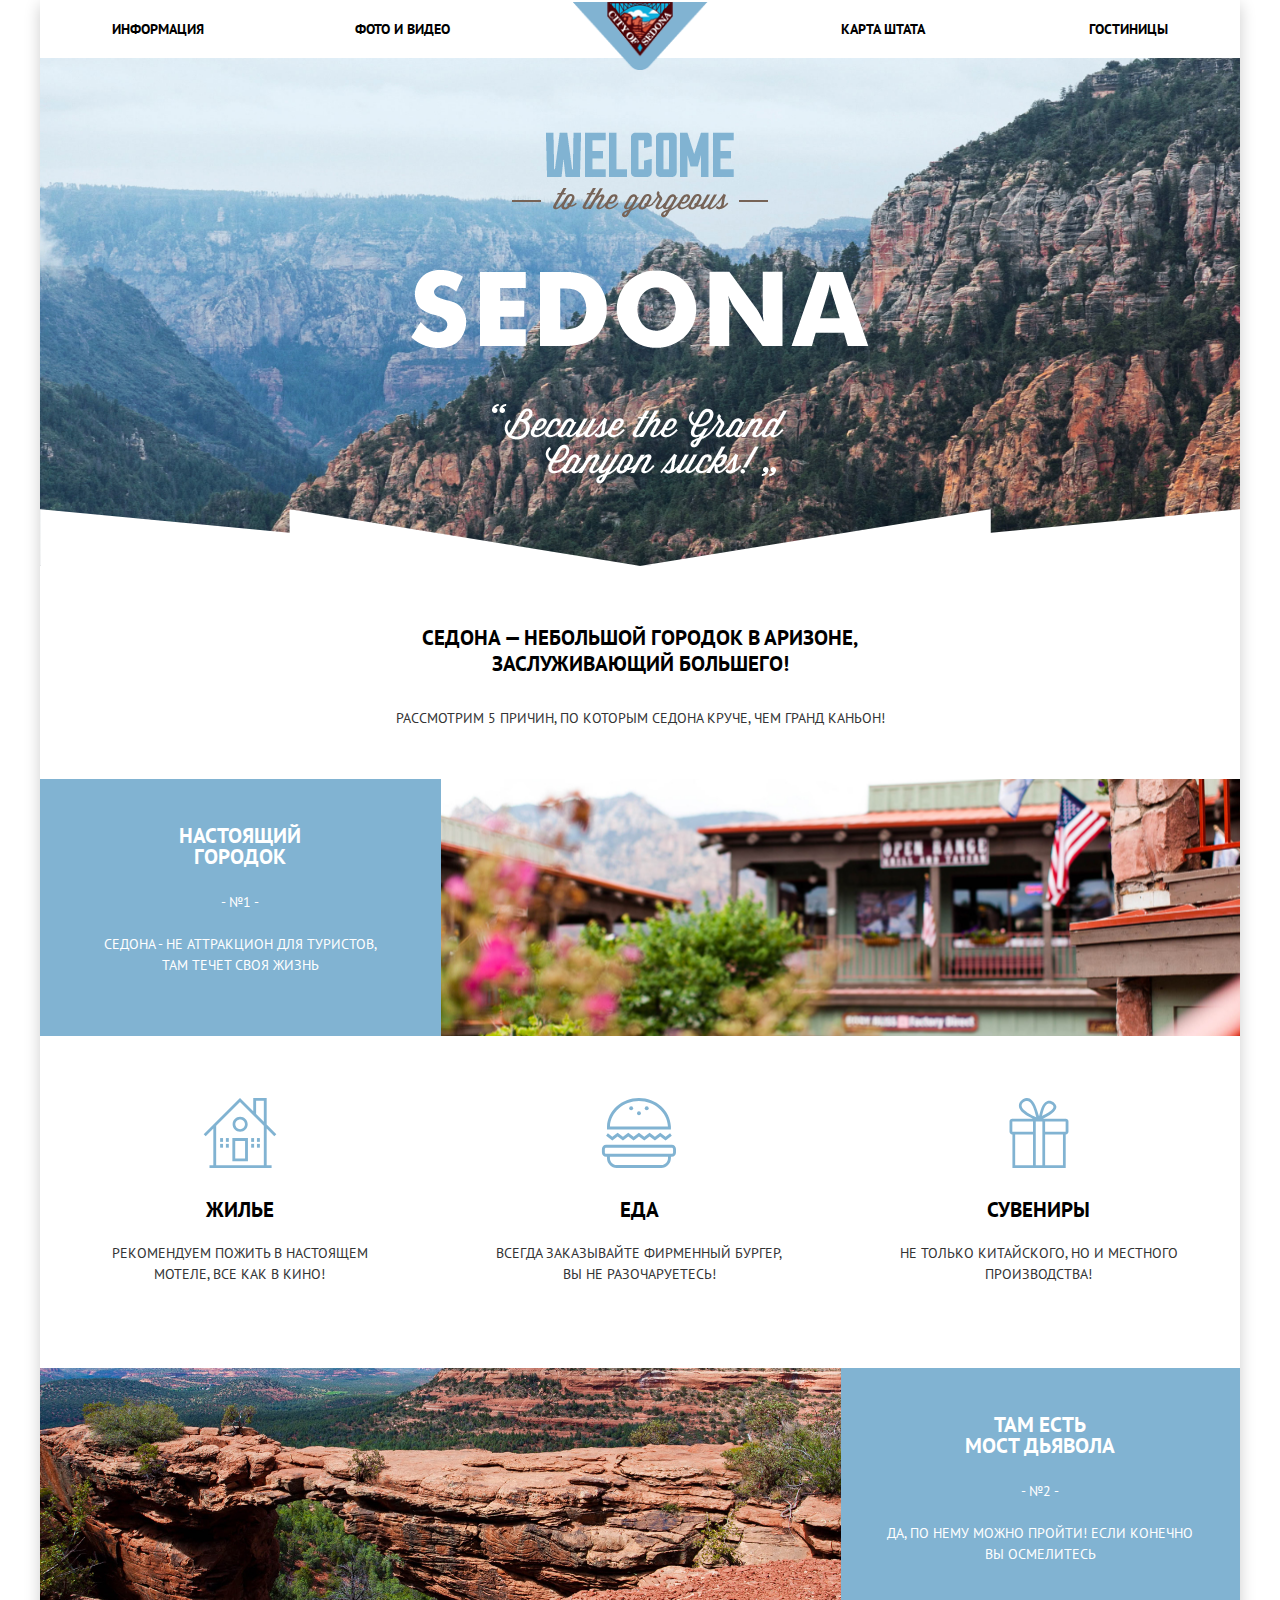
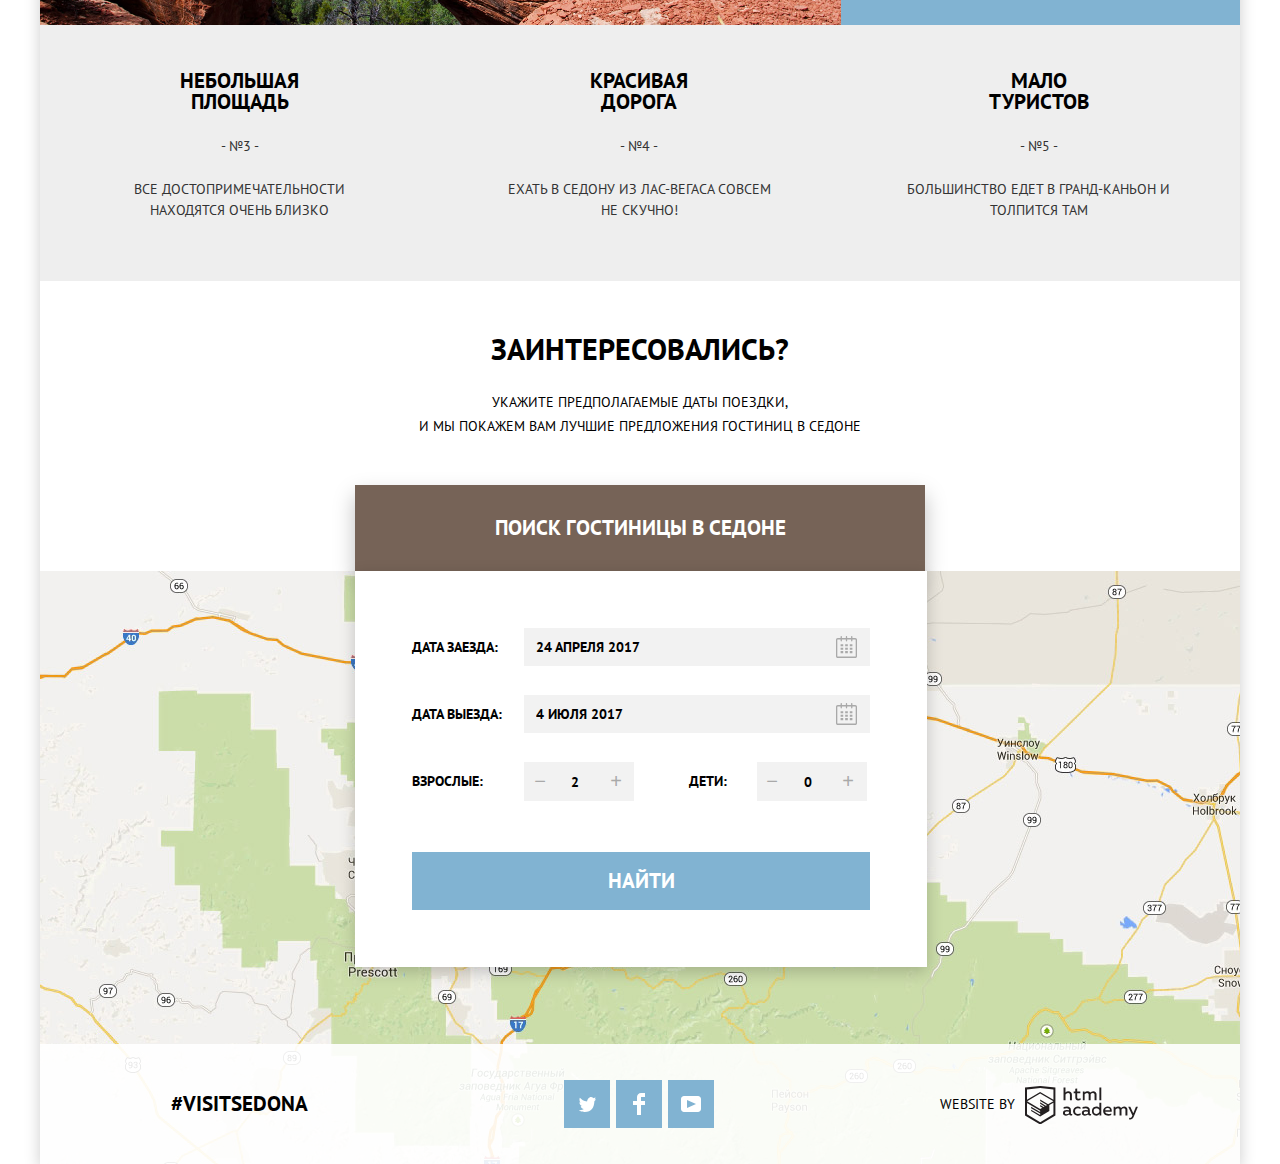
<file: index.html>
<!DOCTYPE html>
<html lang="ru">
<head>
	<meta charset="utf-8">
	<title>HTML Academy: Седона</title>
	<link href="https://fonts.googleapis.com/css?family=PT+Sans:400,700&amp;subset=cyrillic" rel="stylesheet">
	<link href="css/normalize.css" rel="stylesheet">
	<link href="css/min.style.css" rel="stylesheet">
</head>

<body>
	<div class="container">
		<header class="main-header">
			<nav class="main-nav">
				<ul class="site-nav">
					<li><a href="info.html">Информация</a></li>
					<li><a href="photos.html">Фото и видео</a></li>
					<li><a href="map.html">Карта штата</a></li>
					<li><a href="catalog.html">Гостиницы</a></li>
				</ul>
				<div class="header-logo">
					<img src="img/logo.png" width="135" height="70" alt="Логотип City of Sedona">
				</div>
			</nav>
		</header>

		<main class="container">
			<div class="bg-shape-wrap"></div>
			<section class="description">	
				<h1 class="visually-hidden">Sedona</h1>
				<h2>Седона — небольшой городок в Аризоне, заслуживающий большего!</h2>
				<p>Рассмотрим 5 причин, по которым Седона круче, чем Гранд Каньон!</p>    		
			</section>

			<section class="first-feature features">
				<div class="feature-title">
					<h2>Настоящий<br> городок</h2>
					<p>- №1 -</p>
					<p>Седона - не аттракцион для туристов,<br> там течет своя жизнь</p>
				</div>
				<div class="img"><span class="visually-hidden">Фотография Седоны</span></div>
			</section>

			<section class="recommend">
				<h2 class="visually-hidden">Наши рекоммендации</h2>
				<ul class="recommend-list">
					<li class="recommend-item">
						<img src="img/icon-house.svg" width="80" height="80" alt="Логотип дома">
						<h3>Жилье</h3>
						<p>Рекомендуем пожить в настоящем мотеле, все как в кино!</p>
					</li>
					<li class="recommend-item">
						<img src="img/icon-food.svg" width="80" height="80" alt="Логотип еды">
						<h3>Еда</h3>
						<p>Всегда заказывайте фирменный бургер, вы не разочаруетесь!</p>
					</li>
					<li class="recommend-item">
						<img src="img/icon-souvenirs.svg" width="80" height="80" alt="Логотип подарка">
						<h3>Сувениры</h3>
						<p>Не только китайского, но и местного производства!</p>
					</li>
				</ul>
			</section>  

			<section class="second-feature features">
				<div class="feature-title">
					<h2>Там есть<br> мост дьявола</h2>
					<p>- №2 -</p>
					<p>Да, по нему можно пройти! Если конечно вы осмелитесь</p>
				</div>
				<div class="img"><span class="visually-hidden">Фотография моста дьявола</span></div>
			</section>

			<section class="other-features">
				<h2 class="visually-hidden">Остальные преимущества</h2>
				<ul class="feature-list">
					<li>
						<h3>Небольшая площадь</h3>
						<p>- №3 -</p>
						<p>Все достопримечательности находятся очень близко</p>
					</li>
					<li>
						<h3>Красивая дорога</h3>
						<p>- №4 -</p>
						<p>Ехать в Седону из Лас-Вегаса совсем не скучно!</p>
					</li>
					<li>
						<h3>Мало туристов</h3>
						<p>- №5 -</p>
						<p>Большинство едет в Гранд-Каньон и толпится там</p>
					</li>
				</ul>
			</section>

			<section class="search-tours">
				<h2>Заинтересовались?</h2>
				<p>Укажите предполагаемые даты поездки,<br> и мы покажем Вам лучшие предложения гостиниц в Седоне</p>
				<button class="button button-form" type="button">Поиск гостиницы в Седоне</button>
				<form class="search-tours-form" action="https://echo.htmlacademy.ru" method="get">
					<h2 class="visually-hidden">Форма поиска гостиницы в Седоне</h2>
					<div class="search-tours-option">
						<label for="search-tours-arrival">Дата заезда:</label>
						<input type="text" name="arrival" id="search-tours-arrival" placeholder="24 апреля 2017">
						<button class="calendar" type="button" aria-label="Открыть календарь">
							<svg fill="#a9a9a9" xmlns="http://www.w3.org/2000/svg" width="21" height="22" viewBox="0 0 21 22"><path d="M19.251 2.025h-2.845V.648c0-.381-.294-.689-.656-.689-.363 0-.656.308-.656.689v1.377h-3.938V.648c0-.381-.294-.689-.655-.689-.363 0-.657.308-.657.689v1.377H5.906V.648c0-.381-.294-.689-.656-.689-.363 0-.657.308-.657.689v1.377H1.75C.784 2.025 0 2.847 0 3.862v16.302C0 21.179.784 22 1.75 22h17.501c.966 0 1.749-.821 1.749-1.836V3.862c0-1.015-.783-1.837-1.749-1.837zm.437 18.139a.448.448 0 0 1-.437.459H1.75a.45.45 0 0 1-.438-.459V3.862a.45.45 0 0 1 .438-.459h2.844v1.378c0 .381.294.689.657.689.362 0 .656-.308.656-.689V3.403h3.938v1.378c0 .381.294.689.657.689.361 0 .655-.308.655-.689V3.403h3.938v1.378c0 .381.293.689.656.689.362 0 .656-.308.656-.689V3.403h2.845c.241 0 .437.206.437.459v16.302z"/><path d="M4.594 8.225h2.625v2.066H4.594zM4.594 11.668h2.625v2.067H4.594zM4.594 15.112h2.625v2.066H4.594zM9.188 15.112h2.625v2.066H9.188zM9.188 11.668h2.625v2.067H9.188zM9.188 8.225h2.625v2.066H9.188zM13.781 15.112h2.625v2.066h-2.625zM13.781 11.668h2.625v2.067h-2.625zM13.781 8.225h2.625v2.066h-2.625z"/></svg>
						</button>
					</div>
					<div class="search-tours-option">
						<label for="search-tours-departure">Дата выезда:</label>
						<input type="text" name="departure" id="search-tours-departure" placeholder="4 июля 2017">
						<button class="calendar" type="button" aria-label="Открыть календарь">
							<svg fill="#a9a9a9" xmlns="http://www.w3.org/2000/svg" width="21" height="22" viewBox="0 0 21 22"><path d="M19.251 2.025h-2.845V.648c0-.381-.294-.689-.656-.689-.363 0-.656.308-.656.689v1.377h-3.938V.648c0-.381-.294-.689-.655-.689-.363 0-.657.308-.657.689v1.377H5.906V.648c0-.381-.294-.689-.656-.689-.363 0-.657.308-.657.689v1.377H1.75C.784 2.025 0 2.847 0 3.862v16.302C0 21.179.784 22 1.75 22h17.501c.966 0 1.749-.821 1.749-1.836V3.862c0-1.015-.783-1.837-1.749-1.837zm.437 18.139a.448.448 0 0 1-.437.459H1.75a.45.45 0 0 1-.438-.459V3.862a.45.45 0 0 1 .438-.459h2.844v1.378c0 .381.294.689.657.689.362 0 .656-.308.656-.689V3.403h3.938v1.378c0 .381.294.689.657.689.361 0 .655-.308.655-.689V3.403h3.938v1.378c0 .381.293.689.656.689.362 0 .656-.308.656-.689V3.403h2.845c.241 0 .437.206.437.459v16.302z"/><path d="M4.594 8.225h2.625v2.066H4.594zM4.594 11.668h2.625v2.067H4.594zM4.594 15.112h2.625v2.066H4.594zM9.188 15.112h2.625v2.066H9.188zM9.188 11.668h2.625v2.067H9.188zM9.188 8.225h2.625v2.066H9.188zM13.781 15.112h2.625v2.066h-2.625zM13.781 11.668h2.625v2.067h-2.625zM13.781 8.225h2.625v2.066h-2.625z"/></svg>
						</button>
					</div>
					<div class="search-tours-option-wrap">
						<div class="search-tours-option">
							<label for="search-tours-adults">Взрослые:</label>
							<div class="plus-minus-wrap">
								<input class="input-small" type="number" name="adults" id="search-tours-adults" placeholder="2">
								<button class="plus" type="button" aria-label="Увеличить число взрослых">+</button>
								<button class="minus" type="button" aria-label="Уменьшить число взрослых">&minus;</button>
							</div>
						</div>
						<div class="search-tours-option">
							<label class="label-small" for="search-tours-children">Дети:</label>
							<div class="plus-minus-wrap no-margin">
								<input class="input-small" type="number" name="children" id="search-tours-children" placeholder="0">
								<button class="plus" type="button" aria-label="Увеличить число детей">+</button>
								<button class="minus" type="button" aria-label="Уменьшить число детей">&minus;</button>
							</div>
						</div>
					</div>
					<button type="submit" class="button button-blue">Найти</button>
				</form>
			</section>

			<section class="map">
				<h2 class="visually-hidden">Наше местоположение</h2>
				<p class="visually-hidden">Аризона 86336, США</p>
				<iframe src="https://www.google.com/maps/embed?pb=!1m18!1m12!1m3!1d104770.38018730558!2d-111.86517855273749!3d34.85435832354931!2m3!1f0!2f0!3f0!3m2!1i1024!2i768!4f13.1!3m3!1m2!1s0x872da132f942b00d%3A0x5548c523fa6c8efd!2z0KHQtdC00L7QvdCwLCDQkNGA0LjQt9C-0L3QsCA4NjMzNiwg0KHQqNCQ!5e0!3m2!1sru!2sru!4v1512841521548" style="border:0" allowfullscreen></iframe>
			</section>
		</main>

		<footer class="main-footer">
			<a href="#">#visitsedona</a>
			<div class="footer-social">
				<ul>
					<li>
						<a class="social-button" href="#"><span class="visually-hidden">Twitter</span>
							<svg version="1.1" id="Layer_1" xmlns="http://www.w3.org/2000/svg" xmlns:xlink="http://www.w3.org/1999/xlink" x="0px" y="0px"
							width="17px" height="15px" viewBox="0 0 17 15" enable-background="new 0 0 17 15" xml:space="preserve">
							<g id="W6EeEF_1_">
								<g>
									<path fill="#FFFFFF" d="M10.95,0.144c1.685-0.496,2.984,0.27,3.577,1.179c0.673-0.231,1.331-0.481,2.011-0.708
									c-0.004,0.861-0.522,1.513-0.857,1.768c0.685,0.17,1.304-0.491,1.304-0.491c-0.169,1-1.006,1.788-1.563,2.024
									c-0.231,6.75-3.175,11.217-10.077,11.082c-0.522,0,0.075,0-0.446,0c-0.41,0-4.164-0.46-4.898-1.887
									c2.271,0.196,3.893-0.422,4.693-1.177c-0.96-0.3-2.679-0.477-2.979-2.95C2.064,9.09,2.279,9.212,2.905,9.103
									C1.705,8.247,0.374,7.53,0.448,5.33c0.285,0.328,1.067,0.536,1.34,0.472c-0.703-0.241-1.97-3.36-0.894-4.952
									c1.818,1.854,3.735,3.606,7.152,3.773C8.254,2.33,9.183,0.793,10.95,0.144z"/>
								</g>
							</g>
							</svg>
						</a>
					</li>
					<li>
						<a class="social-button" href="#"><span class="visually-hidden">Facebook</span>
							<svg version="1.1" id="Layer_2" xmlns="http://www.w3.org/2000/svg" xmlns:xlink="http://www.w3.org/1999/xlink" x="0px" y="0px"
							width="12px" height="22px" viewBox="0 0 12 22" enable-background="new 0 0 12 22" xml:space="preserve">
							<path fill="#FFFFFF" d="M12,4V0H8C5.791,0,4,1.791,4,4v4H0v4h4v10h4V12h4V8H8V4H12z"/>
							</svg>
						</a>
					</li>
					<li>
						<a class="social-button" href="#"><span class="visually-hidden">Youtube</span>
							<svg version="1.1" id="Layer_3" xmlns="http://www.w3.org/2000/svg" xmlns:xlink="http://www.w3.org/1999/xlink" x="0px" y="0px"
							width="20px" height="16px" viewBox="0 0 20 16" enable-background="new 0 0 20 16" xml:space="preserve">
							<path fill="#FFFFFF" d="M17,0H3C1.35,0,0,1.35,0,3v10c0,1.65,1.35,3,3,3h14c1.65,0,3-1.35,3-3V3C20,1.35,18.65,0,17,0z
							M6.027,11.998V4.002L15.014,8L6.027,11.998z"/>
							</svg>
						</a>
					</li>
				</ul>
			</div>
			<p class="footer-copyright">
				Website by
				<a class="footer-copyright-logo" href="https://htmlacademy.ru/intensive/htmlcss"><span class="visually-hidden">Логотип HTML Academy"</span>
					<svg id="Layer_4" data-name="Layer 4" xmlns="http://www.w3.org/2000/svg" viewBox="0 0 108.08 36.85"><title>logo-htmlacademy-small1</title><path d="M44.61,26.88a2,2,0,0,0,.55-0.1v1.33a3.25,3.25,0,0,1-1.18.21,1.67,1.67,0,0,1-1.67-1,4.84,4.84,0,0,1-3.14,1.08c-1.51,0-2.91-.83-2.91-2.55,0-2.13,2-2.79,3.71-2.79a11.08,11.08,0,0,1,2.17.25v-0.3c0-1-.76-1.77-2.19-1.77a7.42,7.42,0,0,0-3,.64v-1.7a10.21,10.21,0,0,1,3.19-.55c2.36,0,3.81,1.12,3.81,3.65v3a0.54,0.54,0,0,0,.49.59h0.17Zm-6.44-1.13A1.35,1.35,0,0,0,39.63,27h0.11a3.39,3.39,0,0,0,2.41-1V24.58a9.72,9.72,0,0,0-1.81-.21c-1,0-2.16.33-2.16,1.38h0Zm12.36-6.11a5,5,0,0,1,2.57.64V22a4.08,4.08,0,0,0-2.3-.7,2.75,2.75,0,1,0,0,5.49,5,5,0,0,0,2.43-.64v1.71a6.27,6.27,0,0,1-2.76.57A4.21,4.21,0,0,1,46,24.51q0-.21,0-0.41a4.32,4.32,0,0,1,4.18-4.46h0.38Zm12.17,7.24a2,2,0,0,0,.55-0.1v1.33a3.25,3.25,0,0,1-1.18.21,1.67,1.67,0,0,1-1.67-1,4.84,4.84,0,0,1-3.14,1.08c-1.51,0-2.91-.83-2.91-2.55,0-2.13,2-2.79,3.71-2.79a11.08,11.08,0,0,1,2.17.25v-0.3c0-1-.76-1.77-2.19-1.77a7.42,7.42,0,0,0-3,.64v-1.7a10.21,10.21,0,0,1,3.19-.55c2.36,0,3.81,1.12,3.81,3.65v3a0.54,0.54,0,0,0,.49.59h0.17Zm-6.44-1.13A1.35,1.35,0,0,0,57.73,27h0.11a3.39,3.39,0,0,0,2.41-1V24.58a9.72,9.72,0,0,0-1.81-.21c-1.06,0-2.16.33-2.16,1.38h0ZM73,16V28.2H71.35V26.88a3.88,3.88,0,0,1-3.19,1.54,4.4,4.4,0,0,1,0-8.78,3.81,3.81,0,0,1,3,1.3V16H73Zm-4.53,5.22a2.76,2.76,0,1,0,0,5.52A2.86,2.86,0,0,0,71.15,25V23A2.91,2.91,0,0,0,68.49,21.27ZM79,19.64c3.31,0,4.46,2.68,3.92,5.09H76.7c0.21,1.5,1.67,2.11,3.19,2.11a6.11,6.11,0,0,0,2.64-.59v1.6a7.14,7.14,0,0,1-3,.57C77,28.42,74.78,27,74.78,24a4.18,4.18,0,0,1,4-4.39H79Zm0.09,1.54a2.28,2.28,0,0,0-2.44,2.1v0.06H81.3A2,2,0,0,0,79.13,21.18Zm5.73,7V19.87h1.65v1a3.81,3.81,0,0,1,2.78-1.27A2.86,2.86,0,0,1,91.89,21a4.12,4.12,0,0,1,2.91-1.33A3.06,3.06,0,0,1,98,23V28.2h-1.9V23.05a1.59,1.59,0,0,0-1.42-1.75H94.42a2.8,2.8,0,0,0-2.07,1.12V28.2h-1.9V23.05A1.59,1.59,0,0,0,89,21.31H88.8a3,3,0,0,0-2.21,1.29v5.63H84.86Zm21.31-8.33h1.9l-3.91,9.46c-0.9,2.17-2.09,2.86-3.35,2.86a4.76,4.76,0,0,1-1.1-.14V30.46a2.86,2.86,0,0,0,.85.12c0.9,0,1.58-.64,2.07-1.9l0.17-.42-4-8.4h2l2.86,6.29ZM38.73,1.46V6.22a3.81,3.81,0,0,1,2.7-1.14,3.25,3.25,0,0,1,3.44,3.4v5.15H43V8.72a1.81,1.81,0,0,0-1.61-2h-0.3a2.93,2.93,0,0,0-2.32,1.39v5.52h-1.9V1.46h1.9ZM49.94,2.31v3h3V6.91h-3v3.81c0,1.1.5,1.46,1.58,1.46a4.49,4.49,0,0,0,1.69-.33v1.6A6.8,6.8,0,0,1,51,13.8a2.55,2.55,0,0,1-2.86-2.74V6.89H46.58V5.26h1.5V2.74Zm5.4,11.31V5.28H57v1A3.81,3.81,0,0,1,59.77,5a2.86,2.86,0,0,1,2.6,1.33A4.12,4.12,0,0,1,65.28,5,3.06,3.06,0,0,1,68.44,8.4v5.21h-1.9V8.46a1.59,1.59,0,0,0-1.42-1.75H64.89a2.8,2.8,0,0,0-2.07,1.12v5.78h-1.9V8.46A1.59,1.59,0,0,0,59.5,6.71H59.27A3,3,0,0,0,57.06,8v5.63H55.34ZM71.17,1.45H73V13.6H71.17V1.45ZM14.71,0H14.55L0,1.54V28.21l14.55,8.66,14.55-8.66V1.54Zm12.5,27.1L14.55,34.64,1.9,27.12V16.18l12.59,7.5V25L5.86,19.9v1.31l8.68,5.21v1.39L5.87,22.65V24l8.68,5.21,8.75-5.24V18.31L27.2,16V27.12Zm0-12.53-3.48,2-1.6,1L14.51,13v1.31L21,18.23H21l-0.14.09-1,.54-5.37-3.2V17l4.24,2.52-1,.67-3.2-1.9v1.31l2.1,1.24L14.5,22.1,2,14.65,14.51,7.11Zm0-1.32L14.49,5.76,1.91,13.25v-10L14.56,1.92,27.21,3.25v10h0Z" transform="translate(0 -0.02)" fill="#231f20"/></svg>
				</a>
			</p>
		</footer>

	</div>
	<script src="js/min.script.js"></script>
</body>
</html>
</file>
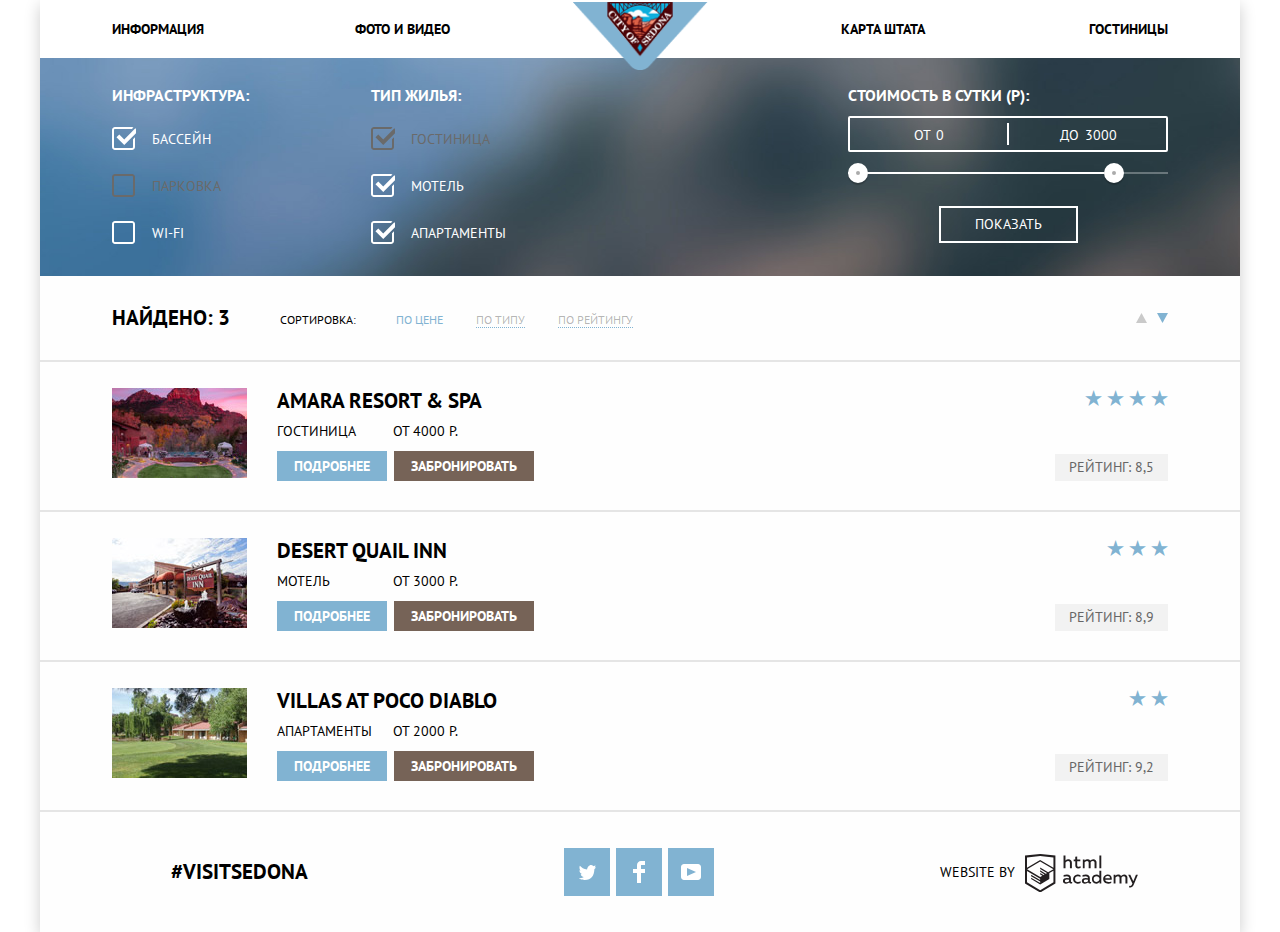
<file: catalog.html>
<!DOCTYPE html>
<html lang="ru">
<head>
  <meta charset="utf-8">
  <title>HTML Academy: Седона</title>
  <link href="https://fonts.googleapis.com/css?family=PT+Sans:400,700&amp;subset=cyrillic" rel="stylesheet">
  <link href="css/normalize.css" rel="stylesheet">
  <link href="css/min.style.css" rel="stylesheet">
</head>
<body class="catalog-page">
  <div class="container">

    <header class="main-header">
      <nav class="main-nav">
        <div class="header-wrap">
          <ul class="site-nav">
            <li><a href="info.html">Информация</a></li>
            <li><a href="photos.html">Фото и видео</a></li>
            <li><a href="map.html">Карта штата</a></li>
            <li><a href="catalog.html">Гостиницы</a></li>
          </ul>
          <div class="header-logo">
            <a href="index.html"><img src="img/logo.png" width="135" height="70" alt="Логотип City of Sedona"></a>
          </div>
        </div>
      </nav>
    </header>

    <main class="container">
      <h1 class="visually-hidden">Поиск отеля</h1>
      <section class="filters">
        <h2 class="visually-hidden">Фильтр для подборки жилья</h2>
        <form class="filters-form" action="https://echo.htmlacademy.ru" method="get">
          <fieldset>
            <legend>Инфраструктура:</legend>
            <ul>
              <li class="filter-option">
                <input class="visually-hidden filter-option-input" type="checkbox" name="pool" id="filter-pool" checked>
                <label for="filter-pool">Бассейн</label>  
              </li>
              <li class="filter-option">
                <input class="visually-hidden filter-option-input" type="checkbox" name="parking" id="filter-parking" disabled>
                <label for="filter-parking">Парковка</label> 
              </li>
              <li class="filter-option">
                <input class="visually-hidden filter-option-input" type="checkbox" name="wi-fi" id="filter-wi-fi">
                <label for="filter-wi-fi">Wi-Fi</label>
              </li>
            </ul>
          </fieldset>
          <fieldset>
            <legend>Тип жилья:</legend>
            <ul>
              <li class="filter-option">
                <input class="visually-hidden filter-option-input" type="checkbox" name="hotel" id="filter-hotel" checked disabled>
                <label for="filter-hotel">Гостиница</label>     
              </li>
              <li class="filter-option">
                <input class="visually-hidden filter-option-input" type="checkbox" name="motel" id="filter-motel" checked>
                <label for="filter-motel">Мотель</label>                               
              </li>
              <li class="filter-option">
                <input class="visually-hidden filter-option-input" type="checkbox" name="apartments" id="filter-apartments" checked>
                <label for="filter-apartments">Апартаменты</label>
              </li>
            </ul>
          </fieldset>
          <fieldset>
            <legend class="legend-range">Стоимость в сутки (Р):</legend>
            <div class="filter-range">
              <div class="range-price">
                <label class="min-price">От <input type="text" placeholder="0"></label>
                <label class="max-price">До <input type="text" placeholder="3000"></label>
              </div>
              <div class="range-sliders">
                <div class="line">
                  <div class="line-fill"></div>
                </div>
                <div class="range-slider range-slider-min" tabindex="0" aria-label="Минимальная цена"></div>
                <div class="range-slider range-slider-max" tabindex="0" aria-label="Максимальная цена"></div>
              </div>
              <button class="button button-small button-invisible" type="submit">Показать</button>
            </div>
          </fieldset>
        </form>
      </section>

      <div class="sort">
        <p>Найдено: 3</p>
        <h2>Сортировка:</h2>
        <ul class="sort-list">
          <li class="sort-list-current"><a href="#">По цене</a></li>
          <li><a href="#">По типу</a></li>
          <li><a href="#">По рейтингу</a></li>
        </ul>
        <div class="sort-updown">
          <a class="arrow arrow-up" href="#"><span class="visually-hidden">Сортировка по возрастанию</span>
            <svg xmlns="http://www.w3.org/2000/svg" width="11" height="10" viewBox="0 0 11 10"><path fill="#cacaca" d="M5.5 0L0 10h11z"/></svg></a>
            <a class="arrow arrow-down sort-updown-current" href="#"><span class="visually-hidden">Сортировка по убыванию</span>
              <svg xmlns="http://www.w3.org/2000/svg" width="11" height="10" viewBox="0 0 11 10"><path fill="#cacaca" d="M5.5 10L0 0h11"/></svg></a>
        </div>
      </div>

      <section class="catalog">
        <h2 class="visually-hidden">Список отелей</h2>
        <ul class="catalog-list">
          <li class="catalog-item">
            <div class="catalog-item-wrap">
              <a href="catalog-item.html">
                <img src="img/hotel-1.jpg" width="135" height="90" alt="Amara Resort & Spa">
              </a>
            </div>
            <div class="catalog-item-wrap">
              <h3 class="catalog-item-title">
                <a href="catalog-item.html">Amara Resort & Spa</a>
              </h3>
              <p class="catalog-item-info">
                <span class="catalog-item-type">Гостиница</span>
                <span class="catalog-item-price">От 4000 р.</span>
              </p>
              <div class="catalog-item-buttons">
                <a class="button button-small button-blue" href="catalog-item.html">Подробнее</a>
                <a class="button button-small" href="#">Забронировать</a>
              </div>
            </div>
            <div class="catalog-item-wrap">
              <p class="catalog-item-stars">★ ★ ★ ★</p>
              <p class="catalog-item-rate">Рейтинг: 8,5</p>
            </div>
          </li>
          <li class="catalog-item">
            <div class="catalog-item-wrap">
              <a href="catalog-item.html">
                <img src="img/hotel-2.jpg" width="135" height="90" alt="Desert Quail Inn">
              </a>
            </div>
            <div class="catalog-item-wrap">
              <h3 class="catalog-item-title">
                <a href="catalog-item.html">Desert Quail Inn</a>
              </h3>
              <p class="catalog-item-info">
                <span class="catalog-item-type">Мотель</span>
                <span class="catalog-item-price">От 3000 р.</span>
              </p>
              <div class="catalog-item-buttons">
                <a class="button button-small button-blue" href="catalog-item.html">Подробнее</a>
                <a class="button button-small" href="#">Забронировать</a>
              </div>
            </div>
            <div class="catalog-item-wrap">
              <p class="catalog-item-stars">★ ★ ★</p>
              <p class="catalog-item-rate">Рейтинг: 8,9</p>
            </div>
          </li>
          <li class="catalog-item">
            <div class="catalog-item-wrap">
              <a href="catalog-item.html">
                <img src="img/hotel-3.jpg" width="135" height="90" alt="Villas At Poco Diablo">
              </a>
            </div>
            <div class="catalog-item-wrap">
              <h3 class="catalog-item-title">
                <a href="catalog-item.html">Villas At Poco Diablo</a>
              </h3>
              <p class="catalog-item-info">
                <span class="catalog-item-type">Апартаменты</span>
                <span class="catalog-item-price">От 2000 р.</span>
              </p>
              <div class="catalog-item-buttons">
                <a class="button button-small button-blue" href="catalog-item.html">Подробнее</a>
                <a class="button button-small" href="#">Забронировать</a>
              </div>
            </div>
            <div class="catalog-item-wrap">
              <p class="catalog-item-stars">★ ★</p>
              <p class="catalog-item-rate">Рейтинг: 9,2</p>
            </div>
          </li>
        </ul>
      </section>
    </main>

    <footer class="main-footer">
      <a href="#">#visitsedona</a>
      <div class="footer-social">
        <ul>
          <li>
            <a class="social-button" href="#"><span class="visually-hidden">Twitter</span>
              <svg version="1.1" id="Layer_1" xmlns="http://www.w3.org/2000/svg" xmlns:xlink="http://www.w3.org/1999/xlink" x="0px" y="0px"
              width="17px" height="15px" viewBox="0 0 17 15" enable-background="new 0 0 17 15" xml:space="preserve">
                <g id="W6EeEF_1_">
                  <g>
                    <path fill="#FFFFFF" d="M10.95,0.144c1.685-0.496,2.984,0.27,3.577,1.179c0.673-0.231,1.331-0.481,2.011-0.708
                    c-0.004,0.861-0.522,1.513-0.857,1.768c0.685,0.17,1.304-0.491,1.304-0.491c-0.169,1-1.006,1.788-1.563,2.024
                    c-0.231,6.75-3.175,11.217-10.077,11.082c-0.522,0,0.075,0-0.446,0c-0.41,0-4.164-0.46-4.898-1.887
                    c2.271,0.196,3.893-0.422,4.693-1.177c-0.96-0.3-2.679-0.477-2.979-2.95C2.064,9.09,2.279,9.212,2.905,9.103
                    C1.705,8.247,0.374,7.53,0.448,5.33c0.285,0.328,1.067,0.536,1.34,0.472c-0.703-0.241-1.97-3.36-0.894-4.952
                    c1.818,1.854,3.735,3.606,7.152,3.773C8.254,2.33,9.183,0.793,10.95,0.144z"/>
                  </g>
                </g>
              </svg>
            </a>
          </li>
          <li>
            <a class="social-button" href="#"><span class="visually-hidden">Facebook</span>
              <svg version="1.1" id="Layer_2" xmlns="http://www.w3.org/2000/svg" xmlns:xlink="http://www.w3.org/1999/xlink" x="0px" y="0px"
            width="12px" height="22px" viewBox="0 0 12 22" enable-background="new 0 0 12 22" xml:space="preserve">
            <path fill="#FFFFFF" d="M12,4V0H8C5.791,0,4,1.791,4,4v4H0v4h4v10h4V12h4V8H8V4H12z"/>
              </svg>
            </a>
          </li>
          <li>
            <a class="social-button" href="#"><span class="visually-hidden">Youtube</span>
              <svg version="1.1" id="Layer_3" xmlns="http://www.w3.org/2000/svg" xmlns:xlink="http://www.w3.org/1999/xlink" x="0px" y="0px"
              width="20px" height="16px" viewBox="0 0 20 16" enable-background="new 0 0 20 16" xml:space="preserve">
                <path fill="#FFFFFF" d="M17,0H3C1.35,0,0,1.35,0,3v10c0,1.65,1.35,3,3,3h14c1.65,0,3-1.35,3-3V3C20,1.35,18.65,0,17,0z
              M6.027,11.998V4.002L15.014,8L6.027,11.998z"/>
             </svg>
            </a>
          </li>
        </ul>
      </div>
      <p class="footer-copyright">
        Website by
        <a class="footer-copyright-logo" href="https://htmlacademy.ru/intensive/htmlcss"><span class="visually-hidden">Логотип HTML Academy"</span>
          <svg id="Layer_4" data-name="Layer 4" xmlns="http://www.w3.org/2000/svg" viewBox="0 0 108.08 36.85"><title>logo-htmlacademy-small1</title><path d="M44.61,26.88a2,2,0,0,0,.55-0.1v1.33a3.25,3.25,0,0,1-1.18.21,1.67,1.67,0,0,1-1.67-1,4.84,4.84,0,0,1-3.14,1.08c-1.51,0-2.91-.83-2.91-2.55,0-2.13,2-2.79,3.71-2.79a11.08,11.08,0,0,1,2.17.25v-0.3c0-1-.76-1.77-2.19-1.77a7.42,7.42,0,0,0-3,.64v-1.7a10.21,10.21,0,0,1,3.19-.55c2.36,0,3.81,1.12,3.81,3.65v3a0.54,0.54,0,0,0,.49.59h0.17Zm-6.44-1.13A1.35,1.35,0,0,0,39.63,27h0.11a3.39,3.39,0,0,0,2.41-1V24.58a9.72,9.72,0,0,0-1.81-.21c-1,0-2.16.33-2.16,1.38h0Zm12.36-6.11a5,5,0,0,1,2.57.64V22a4.08,4.08,0,0,0-2.3-.7,2.75,2.75,0,1,0,0,5.49,5,5,0,0,0,2.43-.64v1.71a6.27,6.27,0,0,1-2.76.57A4.21,4.21,0,0,1,46,24.51q0-.21,0-0.41a4.32,4.32,0,0,1,4.18-4.46h0.38Zm12.17,7.24a2,2,0,0,0,.55-0.1v1.33a3.25,3.25,0,0,1-1.18.21,1.67,1.67,0,0,1-1.67-1,4.84,4.84,0,0,1-3.14,1.08c-1.51,0-2.91-.83-2.91-2.55,0-2.13,2-2.79,3.71-2.79a11.08,11.08,0,0,1,2.17.25v-0.3c0-1-.76-1.77-2.19-1.77a7.42,7.42,0,0,0-3,.64v-1.7a10.21,10.21,0,0,1,3.19-.55c2.36,0,3.81,1.12,3.81,3.65v3a0.54,0.54,0,0,0,.49.59h0.17Zm-6.44-1.13A1.35,1.35,0,0,0,57.73,27h0.11a3.39,3.39,0,0,0,2.41-1V24.58a9.72,9.72,0,0,0-1.81-.21c-1.06,0-2.16.33-2.16,1.38h0ZM73,16V28.2H71.35V26.88a3.88,3.88,0,0,1-3.19,1.54,4.4,4.4,0,0,1,0-8.78,3.81,3.81,0,0,1,3,1.3V16H73Zm-4.53,5.22a2.76,2.76,0,1,0,0,5.52A2.86,2.86,0,0,0,71.15,25V23A2.91,2.91,0,0,0,68.49,21.27ZM79,19.64c3.31,0,4.46,2.68,3.92,5.09H76.7c0.21,1.5,1.67,2.11,3.19,2.11a6.11,6.11,0,0,0,2.64-.59v1.6a7.14,7.14,0,0,1-3,.57C77,28.42,74.78,27,74.78,24a4.18,4.18,0,0,1,4-4.39H79Zm0.09,1.54a2.28,2.28,0,0,0-2.44,2.1v0.06H81.3A2,2,0,0,0,79.13,21.18Zm5.73,7V19.87h1.65v1a3.81,3.81,0,0,1,2.78-1.27A2.86,2.86,0,0,1,91.89,21a4.12,4.12,0,0,1,2.91-1.33A3.06,3.06,0,0,1,98,23V28.2h-1.9V23.05a1.59,1.59,0,0,0-1.42-1.75H94.42a2.8,2.8,0,0,0-2.07,1.12V28.2h-1.9V23.05A1.59,1.59,0,0,0,89,21.31H88.8a3,3,0,0,0-2.21,1.29v5.63H84.86Zm21.31-8.33h1.9l-3.91,9.46c-0.9,2.17-2.09,2.86-3.35,2.86a4.76,4.76,0,0,1-1.1-.14V30.46a2.86,2.86,0,0,0,.85.12c0.9,0,1.58-.64,2.07-1.9l0.17-.42-4-8.4h2l2.86,6.29ZM38.73,1.46V6.22a3.81,3.81,0,0,1,2.7-1.14,3.25,3.25,0,0,1,3.44,3.4v5.15H43V8.72a1.81,1.81,0,0,0-1.61-2h-0.3a2.93,2.93,0,0,0-2.32,1.39v5.52h-1.9V1.46h1.9ZM49.94,2.31v3h3V6.91h-3v3.81c0,1.1.5,1.46,1.58,1.46a4.49,4.49,0,0,0,1.69-.33v1.6A6.8,6.8,0,0,1,51,13.8a2.55,2.55,0,0,1-2.86-2.74V6.89H46.58V5.26h1.5V2.74Zm5.4,11.31V5.28H57v1A3.81,3.81,0,0,1,59.77,5a2.86,2.86,0,0,1,2.6,1.33A4.12,4.12,0,0,1,65.28,5,3.06,3.06,0,0,1,68.44,8.4v5.21h-1.9V8.46a1.59,1.59,0,0,0-1.42-1.75H64.89a2.8,2.8,0,0,0-2.07,1.12v5.78h-1.9V8.46A1.59,1.59,0,0,0,59.5,6.71H59.27A3,3,0,0,0,57.06,8v5.63H55.34ZM71.17,1.45H73V13.6H71.17V1.45ZM14.71,0H14.55L0,1.54V28.21l14.55,8.66,14.55-8.66V1.54Zm12.5,27.1L14.55,34.64,1.9,27.12V16.18l12.59,7.5V25L5.86,19.9v1.31l8.68,5.21v1.39L5.87,22.65V24l8.68,5.21,8.75-5.24V18.31L27.2,16V27.12Zm0-12.53-3.48,2-1.6,1L14.51,13v1.31L21,18.23H21l-0.14.09-1,.54-5.37-3.2V17l4.24,2.52-1,.67-3.2-1.9v1.31l2.1,1.24L14.5,22.1,2,14.65,14.51,7.11Zm0-1.32L14.49,5.76,1.91,13.25v-10L14.56,1.92,27.21,3.25v10h0Z" transform="translate(0 -0.02)" fill="#231f20"/></svg>
        </a>
      </p>
    </footer>

  </div>
</body>
</html>
</file>
<file: css/min.style.css>
@-webkit-keyframes bounce{0%{-webkit-transform:translateY(-86px);transform:translateY(-86px)}70%{-webkit-transform:translateY(30px);transform:translateY(30px)}90%{-webkit-transform:translateY(-10px);transform:translateY(-10px)}to{-webkit-transform:translateY(0);transform:translateY(0)}}@keyframes bounce{0%{-webkit-transform:translateY(-86px);transform:translateY(-86px)}70%{-webkit-transform:translateY(30px);transform:translateY(30px)}90%{-webkit-transform:translateY(-10px);transform:translateY(-10px)}to{-webkit-transform:translateY(0);transform:translateY(0)}}@-webkit-keyframes shake{0%,to{-webkit-transform:translateX(0);transform:translateX(0)}10%,30%,50%,70%,90%{-webkit-transform:translateX(-10px);transform:translateX(-10px)}20%,40%,60%,80%{-webkit-transform:translateX(10px);transform:translateX(10px)}}@keyframes shake{0%,to{-webkit-transform:translateX(0);transform:translateX(0)}10%,30%,50%,70%,90%{-webkit-transform:translateX(-10px);transform:translateX(-10px)}20%,40%,60%,80%{-webkit-transform:translateX(10px);transform:translateX(10px)}}body{margin:0;padding:0;font-family:"PT Sans",Arial,sans-serif;font-size:14px;line-height:21px;font-weight:700;color:#000;text-transform:uppercase}body>.container{min-width:768px;width:1200px;margin:0 auto;background-image:url(../img/main-title.png),url(../img/bg.jpg);background-position:50% 132px,0 0;background-repeat:no-repeat,no-repeat;background-size:auto,100% 720px;background-color:#81b3d2;-webkit-box-shadow:0 5px 15px 0 rgba(0,1,1,.2);box-shadow:0 5px 15px 0 rgba(0,1,1,.2)}.catalog-page>.container{background-image:none;background-color:#fefefe}a{text-decoration:none}img{max-width:100%;height:auto}.visually-hidden:not(:focus):not(:active),input[type=checkbox].visually-hidden,input[type=radio].visually-hidden{position:absolute;width:1px;height:1px;margin:-1px;padding:0;white-space:nowrap;border:0;-webkit-clip-path:inset(100%);clip-path:inset(100%);clip:rect(0 0 0 0);overflow:hidden}.button{font:inherit;text-align:center;vertical-align:middle;font-size:21px;line-height:26px;text-transform:uppercase;color:#fff;background-color:#766357;border:0;border-radius:0;cursor:pointer}.button:hover{background-color:#604e43}.button:active,.button:focus{color:rgba(255,255,255,.3);background-color:#503e33}.button-small{font-size:14px;line-height:21px}.button-blue{background-color:#81b3d2}.button-blue:hover{background-color:#669ec0}.button-blue:active,.button-blue:focus{color:rgba(255,255,255,.3);background-color:#5496bd}.button-invisible{border:2px solid #fff;background-color:transparent}.button-invisible:active,.button-invisible:focus,.button-invisible:hover{font-weight:400;color:#000;background-color:#fff}.main-header{margin-bottom:448px}.catalog-page .main-header{margin-bottom:0}.main-nav,.site-nav{display:-webkit-box;display:-ms-flexbox;display:flex;background-color:#fff}.main-nav{-webkit-box-orient:vertical;-webkit-box-direction:normal;-ms-flex-direction:column;flex-direction:column;-webkit-box-align:stretch;-ms-flex-align:stretch;align-items:stretch;line-height:26px;color:#000;padding:0 6%}.site-nav{-webkit-box-pack:start;-ms-flex-pack:start;justify-content:flex-start;-ms-flex-wrap:wrap;flex-wrap:wrap;margin:0;padding:0;list-style:none}.site-nav li{width:20%;padding:16px 0;text-align:left}.site-nav li:nth-child(4n+1){margin-right:3%}.site-nav li:nth-child(4n+2){margin-right:auto}.site-nav li:nth-child(4n+3),.site-nav li:nth-child(4n+4){text-align:right}.site-nav li:nth-child(4n+4){margin-left:3%}.site-nav a{color:#000}.site-nav a:hover{color:#81b3d2}.site-nav a:active{opacity:.3}.site-nav a:focus{color:#766357}.header-logo{width:135px;height:70px;margin:-56px auto -14px}.bg-shape-wrap{min-height:60px;background-image:url(../img/main-bg-shape.png);background-repeat:no-repeat;background-position:bottom;background-size:100%}.description{padding-bottom:50px;text-align:center;background-color:#fff}.description h2{width:440px;margin:0 auto 31px;padding-top:59px;font-size:21px;line-height:26px}.description p,.feature-title p{margin:0;padding:0;font-weight:400;color:#333}.features{display:-webkit-box;display:-ms-flexbox;display:flex;text-align:center;background-color:#81b3d2;background-size:cover}.feature-title{width:33.4%;padding-top:46px;padding-bottom:60px}.feature-title h2{margin:0 auto 25px;padding:0 20px;font-size:21px;color:#fff}.feature-title p{width:310px;margin:0 auto;color:#fff}.feature-title p:first-of-type{margin-bottom:21px}.first-feature .img{width:66.6%;background-image:url(../img/first-feature.jpg);background-size:cover;background-position:0 50%;background-color:#aab7a5}.recommend{padding-top:62px;text-align:center;background-color:#fff}.recommend-list{display:-webkit-box;display:-ms-flexbox;display:flex;-ms-flex-wrap:wrap;flex-wrap:wrap;margin:0;padding:0;list-style:none}.recommend-item{width:33.3%;padding-bottom:83px}.recommend-item img{height:70px}.recommend-item h3{margin:25px 0 23px;padding:0;font-size:21px}.feature-list p,.recommend-item p{width:300px;margin:0 auto;font-weight:400;color:#333}.second-feature .feature-title{-webkit-box-ordinal-group:2;-ms-flex-order:1;order:1}.second-feature .img{width:67%;background-image:url(../img/second-feature.jpg);background-size:cover;background-position:0 50%;background-color:#d57965}.other-features{padding-top:45px;text-align:center;background-color:#eee}.feature-list{display:-webkit-box;display:-ms-flexbox;display:flex;-ms-flex-wrap:wrap;flex-wrap:wrap;margin:0;padding:0;list-style:none}.feature-list li{width:33.3%;padding-bottom:60px}.feature-list h3{width:150px;margin:0 auto 24px;font-size:21px;word-wrap:break-word}.feature-list p{width:270px}.feature-list p:first-of-type{padding-bottom:22px}.search-tours{position:relative;text-align:center;background-color:#fff}.search-tours h2{margin:0;padding-top:50px;padding-bottom:23px;font-size:30px;line-height:36px}.search-tours>p{width:445px;margin:0 auto;padding-bottom:47px;line-height:24px;font-weight:400}.search-tours>button{width:570px;margin:0 auto;padding:30px 10px;-webkit-box-shadow:0 10px 20px 0 rgba(0,1,1,.25);box-shadow:0 10px 20px 0 rgba(0,1,1,.25)}.search-tours-form{position:absolute;left:50%;z-index:10;display:-webkit-box;display:-ms-flexbox;display:flex;-ms-flex-wrap:wrap;flex-wrap:wrap;width:458px;margin-left:-285px;padding:57px;background-color:#fff;-webkit-box-shadow:0 5px 15px 0 rgba(0,1,1,.2);box-shadow:0 5px 15px 0 rgba(0,1,1,.2)}.form-close{display:none}.form-error{-webkit-animation-name:shake;animation-name:shake;-webkit-animation-duration:.5s;animation-duration:.5s}.form-bounce{-webkit-animation-name:bounce;animation-name:bounce;-webkit-animation-duration:.8s;animation-duration:.8s}.search-tours-form label{width:112px;padding-top:6px;line-height:26px;text-align:left}.search-tours-form .label-small{width:65px}.search-tours-form input{-webkit-box-flex:1;-ms-flex-positive:1;flex-grow:1;padding-left:10px;padding-right:30px;font:inherit;line-height:26px;text-transform:uppercase;background-color:#f2f2f2;border-color:transparent}.search-tours-form input:hover{background-color:#ebebeb;border-color:transparent}.search-tours-form input:focus{background-color:#fff;border:2px solid #e5e5e5}.search-tours-form input::-webkit-input-placeholder{color:#000}.search-tours-form input:-ms-input-placeholder,.search-tours-form input::-ms-input-placeholder{color:#000}.search-tours-form input::placeholder{color:#000}.search-tours-option{position:relative;height:38px;margin-bottom:29px}.search-tours-option,.search-tours-option-wrap{display:-webkit-box;display:-ms-flexbox;display:flex;width:100%}.search-tours-form .search-tours-option-wrap:last-of-type{margin-bottom:23px}.search-tours-option-wrap .search-tours-option:first-child{width:277px}.search-tours-option-wrap .search-tours-option:last-child{width:181px}.search-tours-option .calendar{position:absolute;right:12px;top:8px;width:23px;height:23px;padding:0;background-color:transparent;border:0;cursor:pointer}.calendar:hover svg{fill:#000}.calendar:active svg,.calendar:focus svg{fill:#81b3d2}.search-tours-form input[type=number]{-webkit-box-flex:0;-ms-flex-positive:0;flex-grow:0;width:106px;padding:0;text-align:center}.search-tours-form input[type=number]::-webkit-input-placeholder{padding-left:6px}.search-tours-form input[type=number]:-ms-input-placeholder,.search-tours-form input[type=number]::-ms-input-placeholder{padding-left:6px}.search-tours-form input[type=number]::placeholder{padding-left:6px}.search-tours-form .input-small{height:35px}.plus-minus-wrap{position:relative;width:116px;margin-right:53px}.search-tours-option .no-margin{margin-right:0}.plus-minus-wrap .minus,.plus-minus-wrap .plus{position:absolute;top:50%;width:20px;height:auto;margin-top:-11px;padding:0;font-size:20px;color:#a9a9a9;background-color:transparent;border:0;cursor:pointer}.plus-minus-wrap .plus{left:84px}.plus-minus-wrap .minus{left:8px}.plus-minus-wrap .minus:hover,.plus-minus-wrap .plus:hover{color:#000}.plus-minus-wrap .minus:active,.plus-minus-wrap .minus:focus,.plus-minus-wrap .plus:active,.plus-minus-wrap .plus:focus{color:#81b3d2}.search-tours-form button{width:100%;padding:16px 0}.filters,.map{background-repeat:no-repeat}.map{min-height:593px;background-image:url(../img/map.jpg)}.map iframe{display:block;width:100%;min-height:593px}.filters{color:#fff;background-color:#81b3d2;background-image:url(../img/bg-cat.jpg);background-position:40% center}.filters-form{display:-webkit-box;display:-ms-flexbox;display:flex;padding:27px 6% 32px}.filters fieldset{margin:0;padding:0;border:0}.filters fieldset:first-child{margin-right:122px}.filters fieldset:last-child{margin-left:auto}.filters-form legend{margin-bottom:23px;font-size:16px}.filters-form .legend-range{margin-bottom:10px}.filters-form ul{margin:0;padding:0;list-style:none}.filter-option{padding-left:40px;padding-bottom:26px}.filter-option:last-child{padding-bottom:0}.filters-form input{font:inherit}.filter-option label{position:relative;display:block;font-weight:400;cursor:pointer;-webkit-user-select:none;-moz-user-select:none;-ms-user-select:none;user-select:none}.filter-option-input+label::before{content:"";position:absolute;left:-40px;top:-2px;width:24px;height:24px}.filter-option-input:not(:checked)+label::before{background-image:url(../img/checkbox-off.svg);background-repeat:no-repeat;background-position:0 0}.filter-option-input:checked+label::before{background-image:url(../img/checkbox-on.svg);background-repeat:no-repeat;background-position:0 0}.filter-option-input:focus+label::before{outline:thin dotted;outline:5px auto -webkit-focus-ring-color}.filter-option-input:not(:checked):disabled+label{color:#6a6a6a}.filter-option-input:not(:checked):disabled+label::before{background-image:url(../img/checkbox-off-dis.svg)}.filter-option-input:checked:disabled+label{color:#6a6a6a}.filter-option-input:checked:disabled+label::before{background-image:url(../img/checkbox-on-dis.svg)}.range-price{position:relative;height:32px;margin-bottom:20px;font-size:0;border:2px solid #fff;border-radius:2px}.range-price::before{content:"";position:absolute;left:50%;top:50%;width:2px;height:22px;background:#fff;-webkit-transform:translate(-50%,-50%);-ms-transform:translate(-50%,-50%);transform:translate(-50%,-50%)}.range-price label{display:inline-block;margin:6px 0;font-size:14px;line-height:21px;font-weight:400;vertical-align:bottom;cursor:pointer}.range-price .min-price{width:94px;padding-left:64px}.range-price .max-price{width:106px;padding-left:52px}.range-price input{width:50px;margin:0;font:inherit;text-align:left;color:inherit;background:0 0;border:0}.range-price input::-webkit-input-placeholder{color:#fff}.range-price input:-ms-input-placeholder,.range-price input::-ms-input-placeholder{color:#fff}.range-price input::placeholder{color:#fff}.range-sliders{position:relative;margin-bottom:32px}.range-sliders .line{height:2px;background:rgba(255,255,255,.3)}.range-sliders .line-fill{width:80%;height:2px;background:#fff}.range-slider{position:absolute;top:-9px;width:4px;height:4px;background-color:#ababab;border:8px solid #fff;border-radius:50%;-webkit-box-shadow:0 2px 1px 0 rgba(0,1,1,.2);box-shadow:0 2px 1px 0 rgba(0,1,1,.2);cursor:pointer}.range-slider:hover{background-color:#1c4f80}.range-slider-min{left:0}.range-slider-max{left:80%}.filter-range .button{display:block;margin:0 auto;padding:6px 34px;font-weight:400}.sort{display:-webkit-box;display:-ms-flexbox;display:flex;border-bottom:2px solid #e5e5e5}.sort>p{margin:29px 50px 29px 6%;font-size:21px;line-height:26px}.sort h2,.sort-list{margin:35px 0 0;font-size:12px;line-height:18px;font-weight:400;list-style:none}.sort-list{display:-webkit-box;display:-ms-flexbox;display:flex;padding:0}.sort-list li{margin-right:33px}.sort-list li:first-child{margin-left:40px}.catalog-item .button:last-child,.footer-social li:last-child,.sort-list li:last-child{margin-right:0}.sort-list a{color:rgba(0,0,0,.3);border-bottom:1px dotted #81b3d2}.sort-list a:hover{color:#81b3d2;border-bottom:1px dotted #81b3d2}.sort-list a:active,.sort-list a:focus{color:#000;border:0}.sort-list-current a{color:#81b3d2;border:0}.sort-updown{margin:auto 6% auto auto}.sort-updown a:first-child{padding-right:6px}.arrow:hover path{fill:#231f20}.arrow:active path,.arrow:focus path{fill:#81b3d2}.sort-updown-current path{fill:#81b3d2}.catalog-list{margin:0;padding:0;list-style:none}.catalog-item,.catalog-item-wrap{display:-webkit-box;display:-ms-flexbox;display:flex}.catalog-item{border-bottom:2px solid #e5e5e5}.catalog-item-wrap{-webkit-box-orient:vertical;-webkit-box-direction:normal;-ms-flex-direction:column;flex-direction:column;-webkit-box-pack:justify;-ms-flex-pack:justify;justify-content:space-between;margin:26px 0}.catalog-item-wrap:first-child{margin-left:6%;margin-right:30px}.catalog-item-wrap:last-child{margin-left:auto;margin-right:6%}.catalog-item-title{margin:0 0 7px;font-size:21px;line-height:26px}.catalog-item-title a{color:#000}.catalog-item-title a:hover{color:#81b3d2}.catalog-item-title a:active,.catalog-item-title a:focus{color:rgba(0,0,0,.3)}.catalog-item-info{display:-webkit-box;display:-ms-flexbox;display:flex;margin:0 0 auto;font-weight:400}.catalog-item-buttons{margin-bottom:7px}.catalog-item-type{width:45%}.catalog-item .button{margin-right:3px;padding:6px 17px}.catalog-item-stars{margin:0 0 auto auto;font-size:19px;color:#81b3d2;text-align:right;cursor:default}.catalog-item-rate{margin:0 0 3px;padding:3px 14px;font-weight:400;color:#666;text-align:center;background-color:#f2f2f2;cursor:default}.main-footer{position:relative;z-index:10;display:-webkit-box;display:-ms-flexbox;display:flex;margin-top:-120px;text-align:center;background-color:rgba(255,255,255,.9)}.catalog-page .main-footer{margin-top:0;background-color:#fefefe}.main-footer a{font-size:21px;line-height:26px;color:#000}.main-footer>a{width:33.3%;margin:47px 0}.footer-social{-webkit-box-align:center;-ms-flex-align:center;align-items:center;-ms-flex-line-pack:center;align-content:center;width:33.3%;height:auto}.footer-social,.footer-social ul,.social-button{display:-webkit-box;display:-ms-flexbox;display:flex;-webkit-box-pack:center;-ms-flex-pack:center;justify-content:center}.footer-social ul{margin:0;padding:0;text-align:center;list-style:none}.footer-social li{margin:auto 6px auto 0}.social-button{-webkit-box-align:center;-ms-flex-align:center;align-items:center;width:46px;height:48px;background-color:#81b3d2}.footer-social a:hover{background-color:#669ec0}.footer-social a:active,.footer-social a:focus{background-color:#5496bd}.social-button:active path,.social-button:focus path{opacity:.3}.footer-copyright{display:-webkit-box;display:-ms-flexbox;display:flex;-webkit-box-pack:center;-ms-flex-pack:center;justify-content:center;-webkit-box-align:center;-ms-flex-align:center;align-items:center;-ms-flex-line-pack:center;align-content:center;width:33.3%;height:auto;line-height:26px;font-weight:400}.footer-copyright a{display:inline-block;width:113px;height:47px;margin-top:10px;margin-left:10px;vertical-align:middle}.footer-copyright-logo:hover path{fill:#81b3d2}.footer-copyright-logo:active path,.footer-copyright-logo:focus path{fill:#bdbbbc}
</file>
